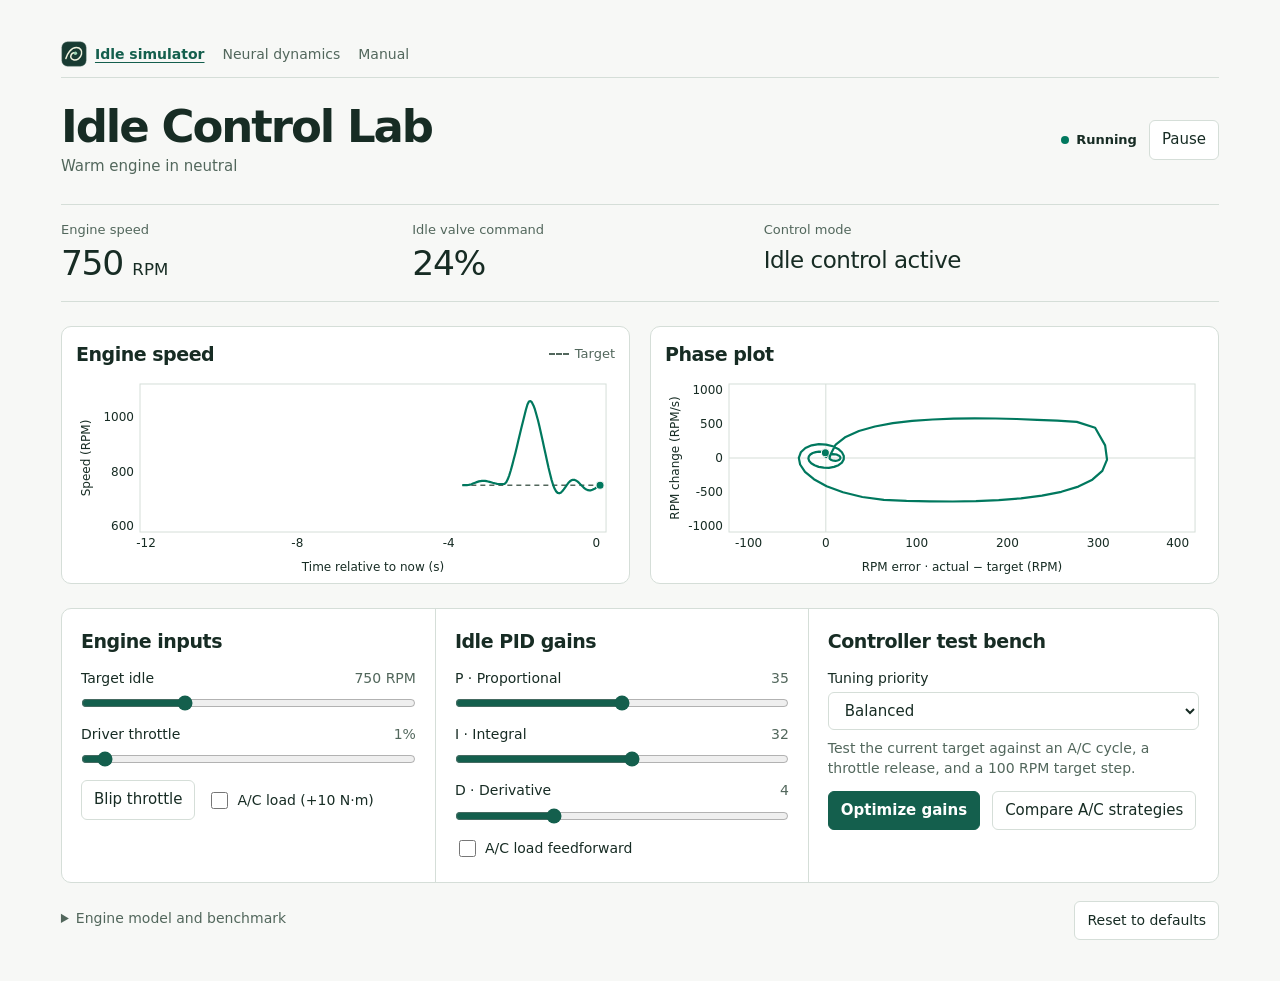
<file: index.html>
<!doctype html>
<html lang="en">
<head>
  <meta charset="utf-8">
  <meta name="viewport" content="width=device-width, initial-scale=1">
  <meta name="color-scheme" content="light dark">
  <title>Idle Control Lab</title>
  <link rel="icon" type="image/svg+xml" sizes="any" href="icons/idle-control.svg">
  <link rel="apple-touch-icon" sizes="180x180" href="icons/apple-touch-icon.png">
  <link rel="stylesheet" href="lab.css"><link rel="stylesheet" href="neural.css">
  <script defer src="model.js"></script>
  <script defer src="optimizer.js"></script>
  <script defer src="app.js"></script>
</head>
<body>
<main id="live-idle-control">
  <nav aria-label="Lab pages"><a class="lab-home" href="index.html" aria-current="page"><img src="icons/idle-control.svg" alt="" width="26" height="26">Idle simulator</a><a href="neural.html">Neural dynamics</a><a href="manual.html">Manual</a></nav>
  <header><div><h1>Idle Control Lab</h1><p>Warm engine in neutral</p></div>
    <div class="actions"><span data-status role="status"></span><button type="button" data-run>Pause</button></div>
  </header>

  <div class="instruments">
    <div><span>Engine speed</span><strong><b data-rpm>750</b> <small>RPM</small></strong></div>
    <div><span>Idle valve command</span><strong data-valve>32%</strong></div>
    <div><span>Control mode</span><strong class="mode" data-mode>Idle control active</strong></div>
  </div>

  <div class="plots">
    <section><div class="plot-head"><h2>Engine speed</h2><span class="legend">Target</span></div>
      <svg data-chart="speed" role="img" aria-label="Engine speed and dashed target over the last twelve simulated seconds"></svg></section>
    <section><div class="plot-head"><h2>Phase plot</h2></div>
      <svg data-chart="phase" role="img" aria-label="Actual RPM minus target against the rate of RPM change"></svg></section>
  </div>

  <div class="workbench">
    <section><h2>Engine inputs</h2>
      <label><span>Target idle <output data-value="target"></output></span><input type="range" data-key="target" min="600" max="1100" step="10" value="750"></label>
      <label><span>Driver throttle <output data-value="throttle"></output></span><input type="range" data-key="throttle" min="0" max="20" step="0.5" value="1"></label>
      <div class="actions"><button type="button" data-blip>Blip throttle</button><label class="check"><input type="checkbox" data-ac>A/C load (+10 N·m)</label></div>
    </section>
    <section><h2>Idle PID gains</h2>
      <label><span>P · Proportional <output data-value="p"></output></span><input type="range" data-key="p" min="0" max="70" step="1" value="35"></label>
      <label><span>I · Integral <output data-value="i"></output></span><input type="range" data-key="i" min="0" max="60" step="1" value="32"></label>
      <label><span>D · Derivative <output data-value="d"></output></span><input type="range" data-key="d" min="0" max="14" step="0.5" value="4"></label>
      <label class="check"><input type="checkbox" id="feedforward">A/C load feedforward</label>
    </section>
      <section><h2>Controller test bench</h2>
      <label for="priority">Tuning priority</label>
      <select id="priority"><option value="balanced">Balanced</option><option value="speed">Tighter RPM control</option><option value="smooth">Less valve movement</option></select>
      <p>Test the current target against an A/C cycle, a throttle release, and a 100 RPM target step.</p>
      <div class="actions"><button class="primary" type="button" id="optimize">Optimize gains</button><button type="button" id="cancel" hidden>Cancel</button><button type="button" id="strategy">Compare A/C strategies</button></div>
      <p id="opt-status" role="status" aria-live="polite"></p>
    </section>
  </div>

  <section id="results" hidden aria-labelledby="comparison-title">
    <div class="result-head"><div><h2 id="comparison-title" tabindex="-1">Controller comparison</h2><p id="result-summary"></p></div>
      <button class="primary" type="button" id="apply">Apply proposed gains</button></div>
    <div class="table-scroll"><table>
      <thead><tr><th scope="col">Benchmark</th><th scope="col">Starting tune</th><th scope="col">Proposed tune</th></tr></thead>
      <tbody id="comparison"></tbody>
    </table></div>
    <div class="replay">
      <div class="replay-controls"><label>Test event <select id="event"><option value="0">A/C on and off</option><option value="1">Throttle release</option><option value="2">Target step</option></select></label>
        <label>Signal <select id="signal"><option value="rpm">Engine speed</option><option value="valve">Idle valve command</option><option value="phase">RPM phase trajectory</option></select></label>
        <div class="keys"><span class="before">Starting tune</span><span class="after">Proposed tune</span></div></div>
      <svg id="replay-plot" role="img" aria-label="Benchmark traces comparing starting and proposed gains"></svg>
    </div>
    <details><summary>Results by event</summary><div class="table-scroll"><table>
      <thead><tr><th scope="col">Event</th><th scope="col">Starting mean error</th><th scope="col">Proposed mean error</th></tr></thead>
      <tbody id="event-rows"></tbody>
    </table></div></details>
  </section>

  <footer><details><summary>Engine model and benchmark</summary>
    <p>The idle-air valve starts at 32%. The throttle blip adds 8 percentage points for 0.6 s. The idle loop holds its last valve command at 2% driver throttle and resumes at 1% or below. Opening the lab for the first time shows a single blip.</p>
    <p>For a 100 RPM shortfall, P adds percentage points of valve command and I adds percentage points per second. For a 100 RPM/s rise, D subtracts percentage points of valve command. This illustrative model includes air delay, inertia and drag. It omits spark control and individual combustion cycles.</p>
    <p>The optimizer starts each event from a warmed engine with the pedal released and A/C off. It scores mean RPM error, worst RPM error, valve movement and time at a valve limit. A stalled trial receives a penalty. The tuning priority changes the weights. Lower scores are better.</p>
    <p>Compare A/C strategies holds P, I and D fixed and switches only load feedforward. When enabled, the idle loop requests 16 extra valve percentage points while the compressor is engaged. This compensates for the modeled 10 N·m load after the airflow delay.</p>
    <p>Settings are saved in this browser when local storage is available. Reset restores 750 RPM, closed throttle and gains of 20 / 10 / 2.</p>
    </details><button type="button" data-reset>Reset to defaults</button></footer>
</main>
</body>
</html>
</file>
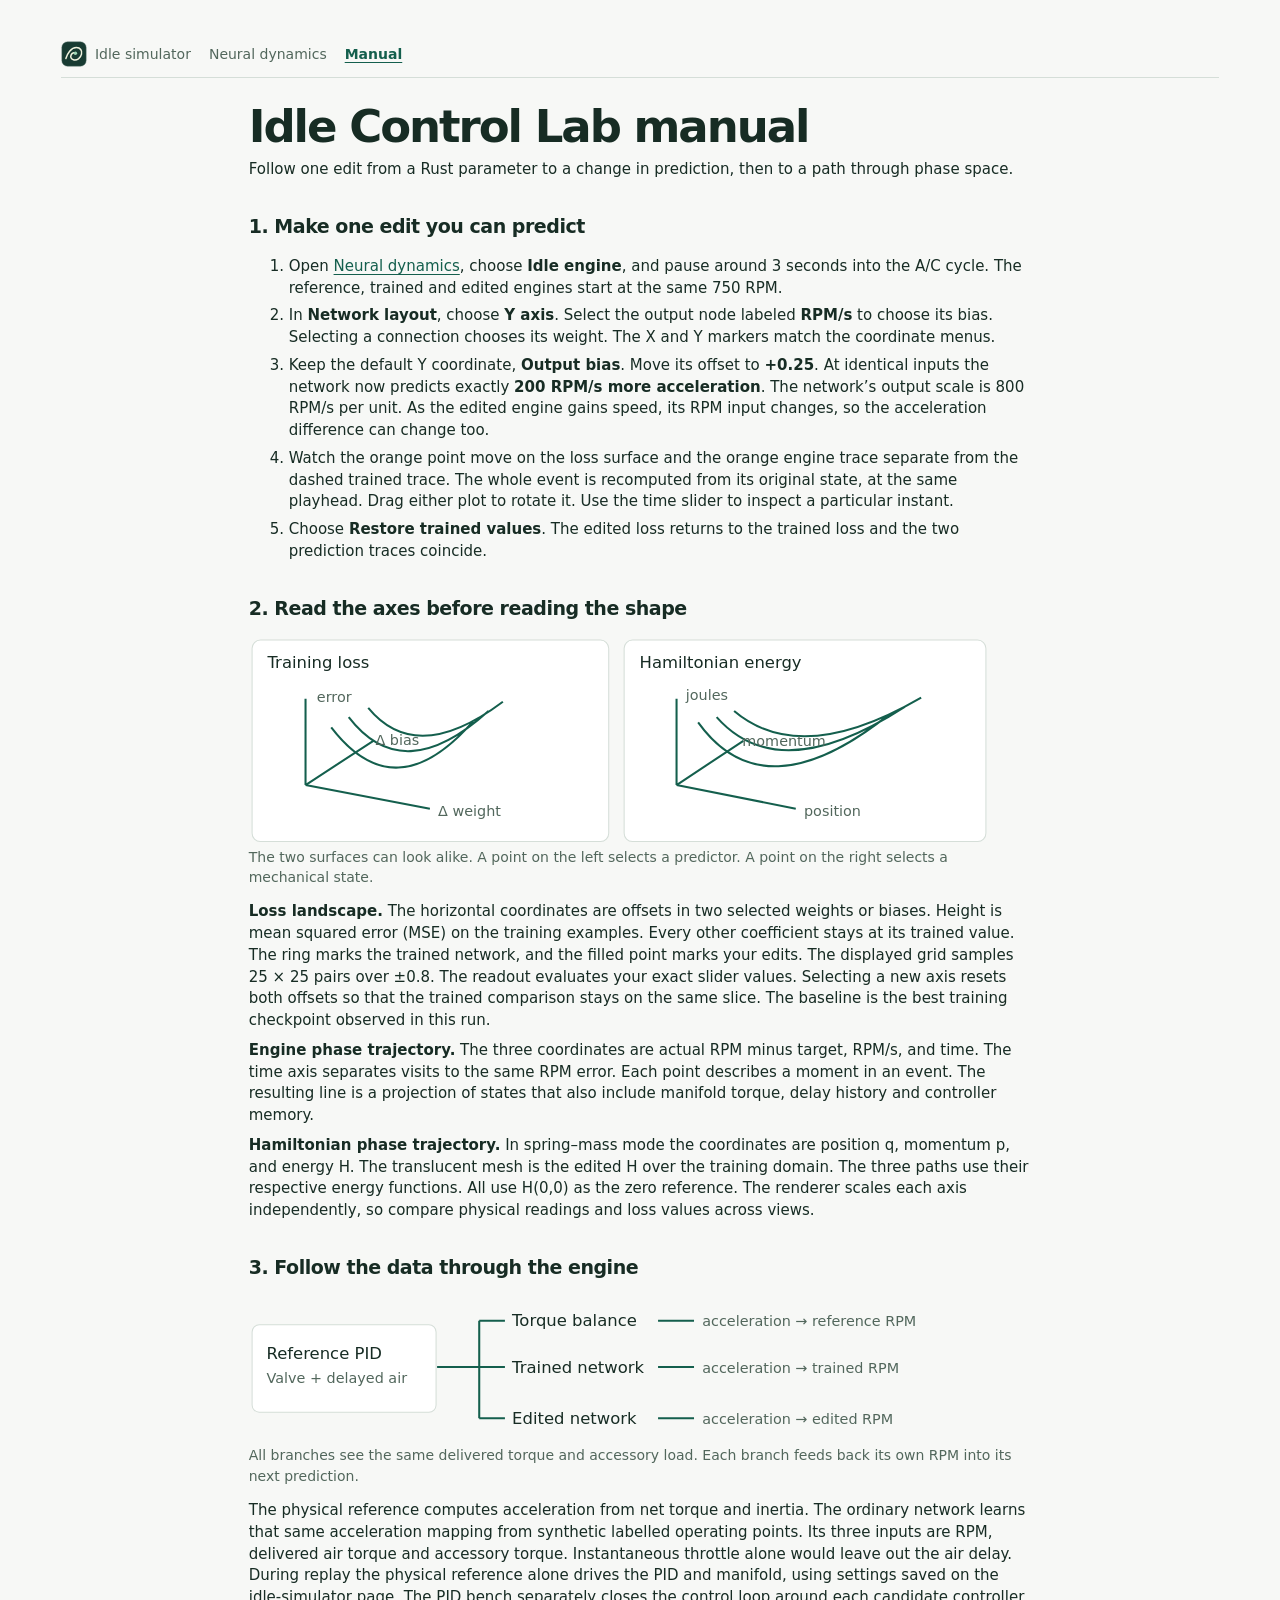
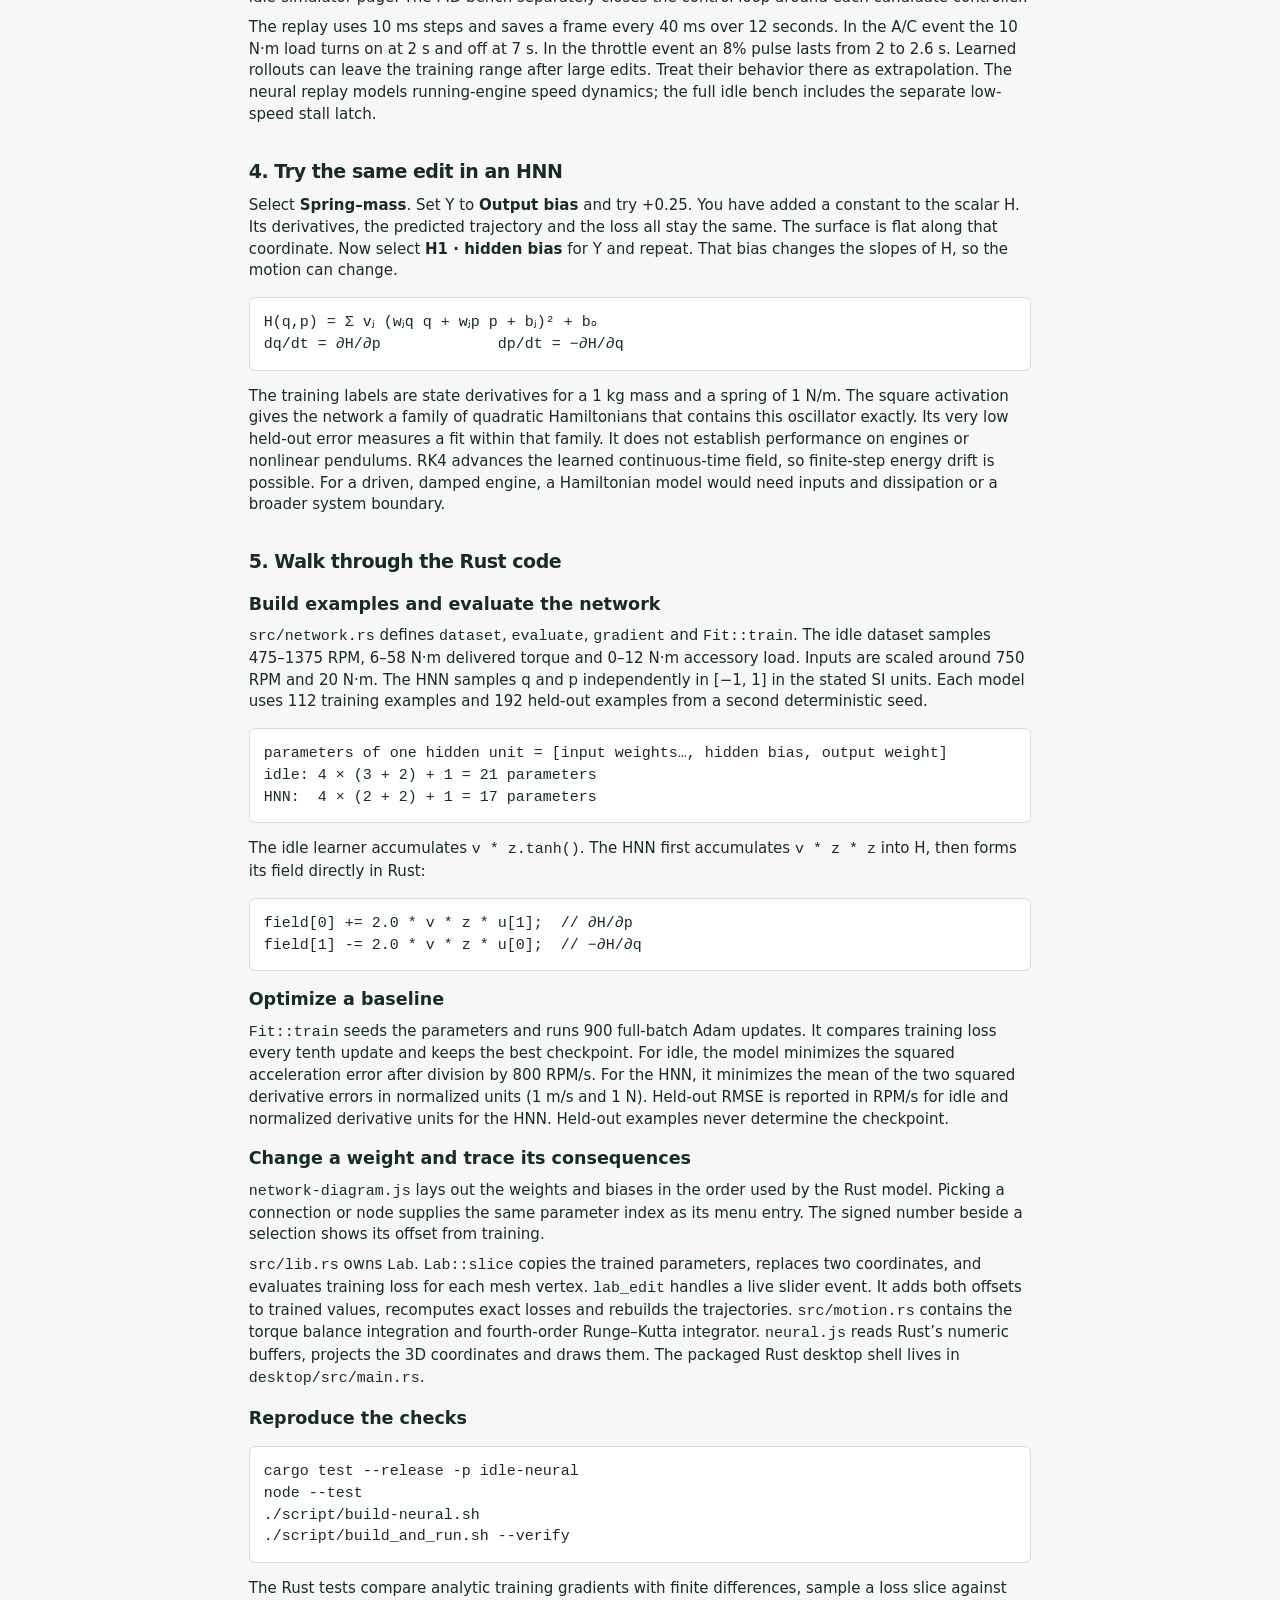
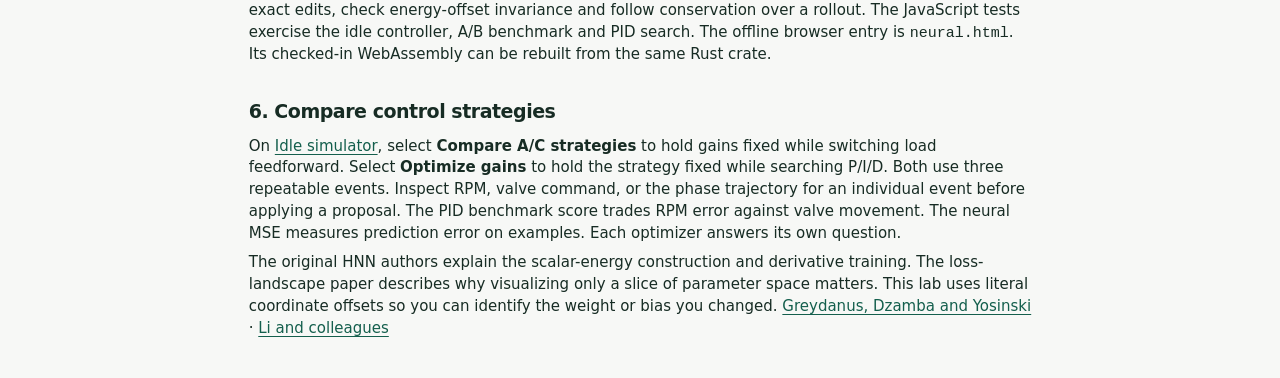
<file: manual.html>
<!doctype html>
<html lang="en"><head><meta charset="utf-8"><meta name="viewport" content="width=device-width,initial-scale=1"><title>Field manual · Idle Control Lab</title>
<link rel="icon" type="image/svg+xml" sizes="any" href="icons/idle-control.svg">
<link rel="apple-touch-icon" sizes="180x180" href="icons/apple-touch-icon.png">
<link rel="stylesheet" href="lab.css"><link rel="stylesheet" href="neural.css">
<style>
article {max-width:82ch;margin:auto}article h2 {margin:32px 0 10px}article h3 {margin:16px 0 6px}article p {margin:8px 0;color:var(--foreground)}
article li {margin-bottom:6px}pre {white-space:pre-wrap;overflow-wrap:anywhere;background:var(--panel);padding:14px;border:1px solid var(--border);border-radius:6px}
figure {margin:14px 0}figure svg {width:100%;height:auto;display:block;max-width:740px}figure svg .box {fill:var(--panel);stroke:var(--border)}figure svg text {font:16px system-ui;fill:var(--foreground)}figure svg .sub {font-size:14px;fill:var(--muted-foreground)}
figure path.flow {stroke:var(--action);stroke-width:2;fill:none}figcaption {font-size:14px;color:var(--muted-foreground)}
@media print {nav,footer{display:none}main{padding:0}article{max-width:none}h2,h3{break-after:avoid}figure,pre,table{break-inside:avoid}body{font-size:11pt}}
</style></head><body><main>
<nav aria-label="Lab pages"><a class="lab-home" href="index.html"><img src="icons/idle-control.svg" alt="" width="26" height="26">Idle simulator</a><a href="neural.html">Neural dynamics</a><a href="manual.html" aria-current="page">Manual</a></nav>
<article><h1>Idle Control Lab manual</h1><p>Follow one edit from a Rust parameter to a change in prediction, then to a path through phase space.</p>

<h2>1. Make one edit you can predict</h2>
<ol><li>Open <a href="neural.html">Neural dynamics</a>, choose <b>Idle engine</b>, and pause around 3 seconds into the A/C cycle. The reference, trained and edited engines start at the same 750 RPM.</li>
<li>In <b>Network layout</b>, choose <b>Y axis</b>. Select the output node labeled <b>RPM/s</b> to choose its bias. Selecting a connection chooses its weight. The X and Y markers match the coordinate menus.</li>
<li>Keep the default Y coordinate, <b>Output bias</b>. Move its offset to <b>+0.25</b>. At identical inputs the network now predicts exactly <b>200 RPM/s more acceleration</b>. The network’s output scale is 800 RPM/s per unit. As the edited engine gains speed, its RPM input changes, so the acceleration difference can change too.</li>
<li>Watch the orange point move on the loss surface and the orange engine trace separate from the dashed trained trace. The whole event is recomputed from its original state, at the same playhead. Drag either plot to rotate it. Use the time slider to inspect a particular instant.</li>
<li>Choose <b>Restore trained values</b>. The edited loss returns to the trained loss and the two prediction traces coincide.</li></ol>

<h2>2. Read the axes before reading the shape</h2>
<figure><svg viewBox="0 0 720 205" role="img" aria-label="The left plot varies model parameters and measures prediction loss. The right plot varies state and measures energy.">
<rect class="box" x="3" y="4" width="347" height="196" rx="8"/><rect class="box" x="365" y="4" width="352" height="196" rx="8"/>
<text x="18" y="31">Training loss</text><text x="380" y="31">Hamiltonian energy</text>
<g class="flow"><path class="flow" d="M55 145V61 M55 145L176 168 M55 145L121 102 M80 89 Q142 170 218 83 M97 79 Q150 148 233 73 M116 70 Q163 127 247 64"/>
<path class="flow" d="M416 145V61 M416 145L532 168 M416 145L481 102 M437 84 Q501 173 622 77 M455 79 Q516 148 638 69 M472 73 Q537 128 654 60"/></g>
<text class="sub" x="66" y="64">error</text><text class="sub" x="184" y="175">Δ weight</text><text class="sub" x="123" y="106">Δ bias</text>
<text class="sub" x="425" y="62">joules</text><text class="sub" x="540" y="175">position</text><text class="sub" x="480" y="107">momentum</text></svg>
<figcaption>The two surfaces can look alike. A point on the left selects a predictor. A point on the right selects a mechanical state.</figcaption></figure>
<p><b>Loss landscape.</b> The horizontal coordinates are offsets in two selected weights or biases. Height is mean squared error (MSE) on the training examples. Every other coefficient stays at its trained value. The ring marks the trained network, and the filled point marks your edits. The displayed grid samples 25 × 25 pairs over ±0.8. The readout evaluates your exact slider values. Selecting a new axis resets both offsets so that the trained comparison stays on the same slice. The baseline is the best training checkpoint observed in this run.</p>
<p><b>Engine phase trajectory.</b> The three coordinates are actual RPM minus target, RPM/s, and time. The time axis separates visits to the same RPM error. Each point describes a moment in an event. The resulting line is a projection of states that also include manifold torque, delay history and controller memory.</p>
<p><b>Hamiltonian phase trajectory.</b> In spring–mass mode the coordinates are position q, momentum p, and energy H. The translucent mesh is the edited H over the training domain. The three paths use their respective energy functions. All use H(0,0) as the zero reference. The renderer scales each axis independently, so compare physical readings and loss values across views.</p>

<h2>3. Follow the data through the engine</h2>
<figure><svg viewBox="0 0 720 146" role="img" aria-label="The reference controller and air delay supply the same torque and load to three branches: physical reference, trained network, edited network. Each computes its own acceleration and integrates RPM.">
<rect class="box" x="3" y="29" width="179" height="85" rx="7"/><text x="17" y="62">Reference PID</text><text class="sub" x="17" y="86">Valve + delayed air</text>
<path class="flow" d="M183 70H224 M224 25V120 M224 25H249 M224 70H249 M224 120H249"/>
<text x="256" y="30">Torque balance</text><text x="256" y="76">Trained network</text><text x="256" y="126">Edited network</text>
<path class="flow" d="M398 25H433 M398 70H433 M398 120H433"/><text class="sub" x="441" y="30">acceleration → reference RPM</text><text class="sub" x="441" y="76">acceleration → trained RPM</text><text class="sub" x="441" y="126">acceleration → edited RPM</text></svg>
<figcaption>All branches see the same delivered torque and accessory load. Each branch feeds back its own RPM into its next prediction.</figcaption></figure>
<p>The physical reference computes acceleration from net torque and inertia. The ordinary network learns that same acceleration mapping from synthetic labelled operating points. Its three inputs are RPM, delivered air torque and accessory torque. Instantaneous throttle alone would leave out the air delay. During replay the physical reference alone drives the PID and manifold, using settings saved on the idle-simulator page. The PID bench separately closes the control loop around each candidate controller.</p>
<p>The replay uses 10 ms steps and saves a frame every 40 ms over 12 seconds. In the A/C event the 10 N·m load turns on at 2 s and off at 7 s. In the throttle event an 8% pulse lasts from 2 to 2.6 s. Learned rollouts can leave the training range after large edits. Treat their behavior there as extrapolation. The neural replay models running-engine speed dynamics; the full idle bench includes the separate low-speed stall latch.</p>

<h2>4. Try the same edit in an HNN</h2>
<p>Select <b>Spring–mass</b>. Set Y to <b>Output bias</b> and try +0.25. You have added a constant to the scalar H. Its derivatives, the predicted trajectory and the loss all stay the same. The surface is flat along that coordinate. Now select <b>H1 · hidden bias</b> for Y and repeat. That bias changes the slopes of H, so the motion can change.</p>
<pre>H(q,p) = Σ vⱼ (wⱼq q + wⱼp p + bⱼ)² + bₒ
dq/dt = ∂H/∂p             dp/dt = −∂H/∂q</pre>
<p>The training labels are state derivatives for a 1 kg mass and a spring of 1 N/m. The square activation gives the network a family of quadratic Hamiltonians that contains this oscillator exactly. Its very low held-out error measures a fit within that family. It does not establish performance on engines or nonlinear pendulums. RK4 advances the learned continuous-time field, so finite-step energy drift is possible. For a driven, damped engine, a Hamiltonian model would need inputs and dissipation or a broader system boundary.</p>

<h2>5. Walk through the Rust code</h2>
<h3>Build examples and evaluate the network</h3>
<p><code>src/network.rs</code> defines <code>dataset</code>, <code>evaluate</code>, <code>gradient</code> and <code>Fit::train</code>. The idle dataset samples 475–1375 RPM, 6–58 N·m delivered torque and 0–12 N·m accessory load. Inputs are scaled around 750 RPM and 20 N·m. The HNN samples q and p independently in [−1, 1] in the stated SI units. Each model uses 112 training examples and 192 held-out examples from a second deterministic seed.</p>
<pre>parameters of one hidden unit = [input weights…, hidden bias, output weight]
idle: 4 × (3 + 2) + 1 = 21 parameters
HNN:  4 × (2 + 2) + 1 = 17 parameters</pre>
<p>The idle learner accumulates <code>v * z.tanh()</code>. The HNN first accumulates <code>v * z * z</code> into H, then forms its field directly in Rust:</p>
<pre>field[0] += 2.0 * v * z * u[1];  // ∂H/∂p
field[1] -= 2.0 * v * z * u[0];  // −∂H/∂q</pre>
<h3>Optimize a baseline</h3>
<p><code>Fit::train</code> seeds the parameters and runs 900 full-batch Adam updates. It compares training loss every tenth update and keeps the best checkpoint. For idle, the model minimizes the squared acceleration error after division by 800 RPM/s. For the HNN, it minimizes the mean of the two squared derivative errors in normalized units (1 m/s and 1 N). Held-out RMSE is reported in RPM/s for idle and normalized derivative units for the HNN. Held-out examples never determine the checkpoint.</p>
<h3>Change a weight and trace its consequences</h3>
<p><code>network-diagram.js</code> lays out the weights and biases in the order used by the Rust model. Picking a connection or node supplies the same parameter index as its menu entry. The signed number beside a selection shows its offset from training.</p>
<p><code>src/lib.rs</code> owns <code>Lab</code>. <code>Lab::slice</code> copies the trained parameters, replaces two coordinates, and evaluates training loss for each mesh vertex. <code>lab_edit</code> handles a live slider event. It adds both offsets to trained values, recomputes exact losses and rebuilds the trajectories. <code>src/motion.rs</code> contains the torque balance integration and fourth-order Runge–Kutta integrator. <code>neural.js</code> reads Rust’s numeric buffers, projects the 3D coordinates and draws them. The packaged Rust desktop shell lives in <code>desktop/src/main.rs</code>.</p>
<h3>Reproduce the checks</h3>
<pre>cargo test --release -p idle-neural
node --test
./script/build-neural.sh
./script/build_and_run.sh --verify</pre>
<p>The Rust tests compare analytic training gradients with finite differences, sample a loss slice against exact edits, check energy-offset invariance and follow conservation over a rollout. The JavaScript tests exercise the idle controller, A/B benchmark and PID search. The offline browser entry is <code>neural.html</code>. Its checked-in WebAssembly can be rebuilt from the same Rust crate.</p>

<h2>6. Compare control strategies</h2>
<p>On <a href="index.html">Idle simulator</a>, select <b>Compare A/C strategies</b> to hold gains fixed while switching load feedforward. Select <b>Optimize gains</b> to hold the strategy fixed while searching P/I/D. Both use three repeatable events. Inspect RPM, valve command, or the phase trajectory for an individual event before applying a proposal. The PID benchmark score trades RPM error against valve movement. The neural MSE measures prediction error on examples. Each optimizer answers its own question.</p>
<p>The original HNN authors explain the scalar-energy construction and derivative training. The loss-landscape paper describes why visualizing only a slice of parameter space matters. This lab uses literal coordinate offsets so you can identify the weight or bias you changed. <a href="https://greydanus.github.io/2019/05/15/hamiltonian-nns/">Greydanus, Dzamba and Yosinski</a> · <a href="https://proceedings.neurips.cc/paper_files/paper/2018/hash/a41b3bb3e6b050b6c9067c67f663b915-Abstract.html">Li and colleagues</a></p>
</article></main></body></html>
</file>
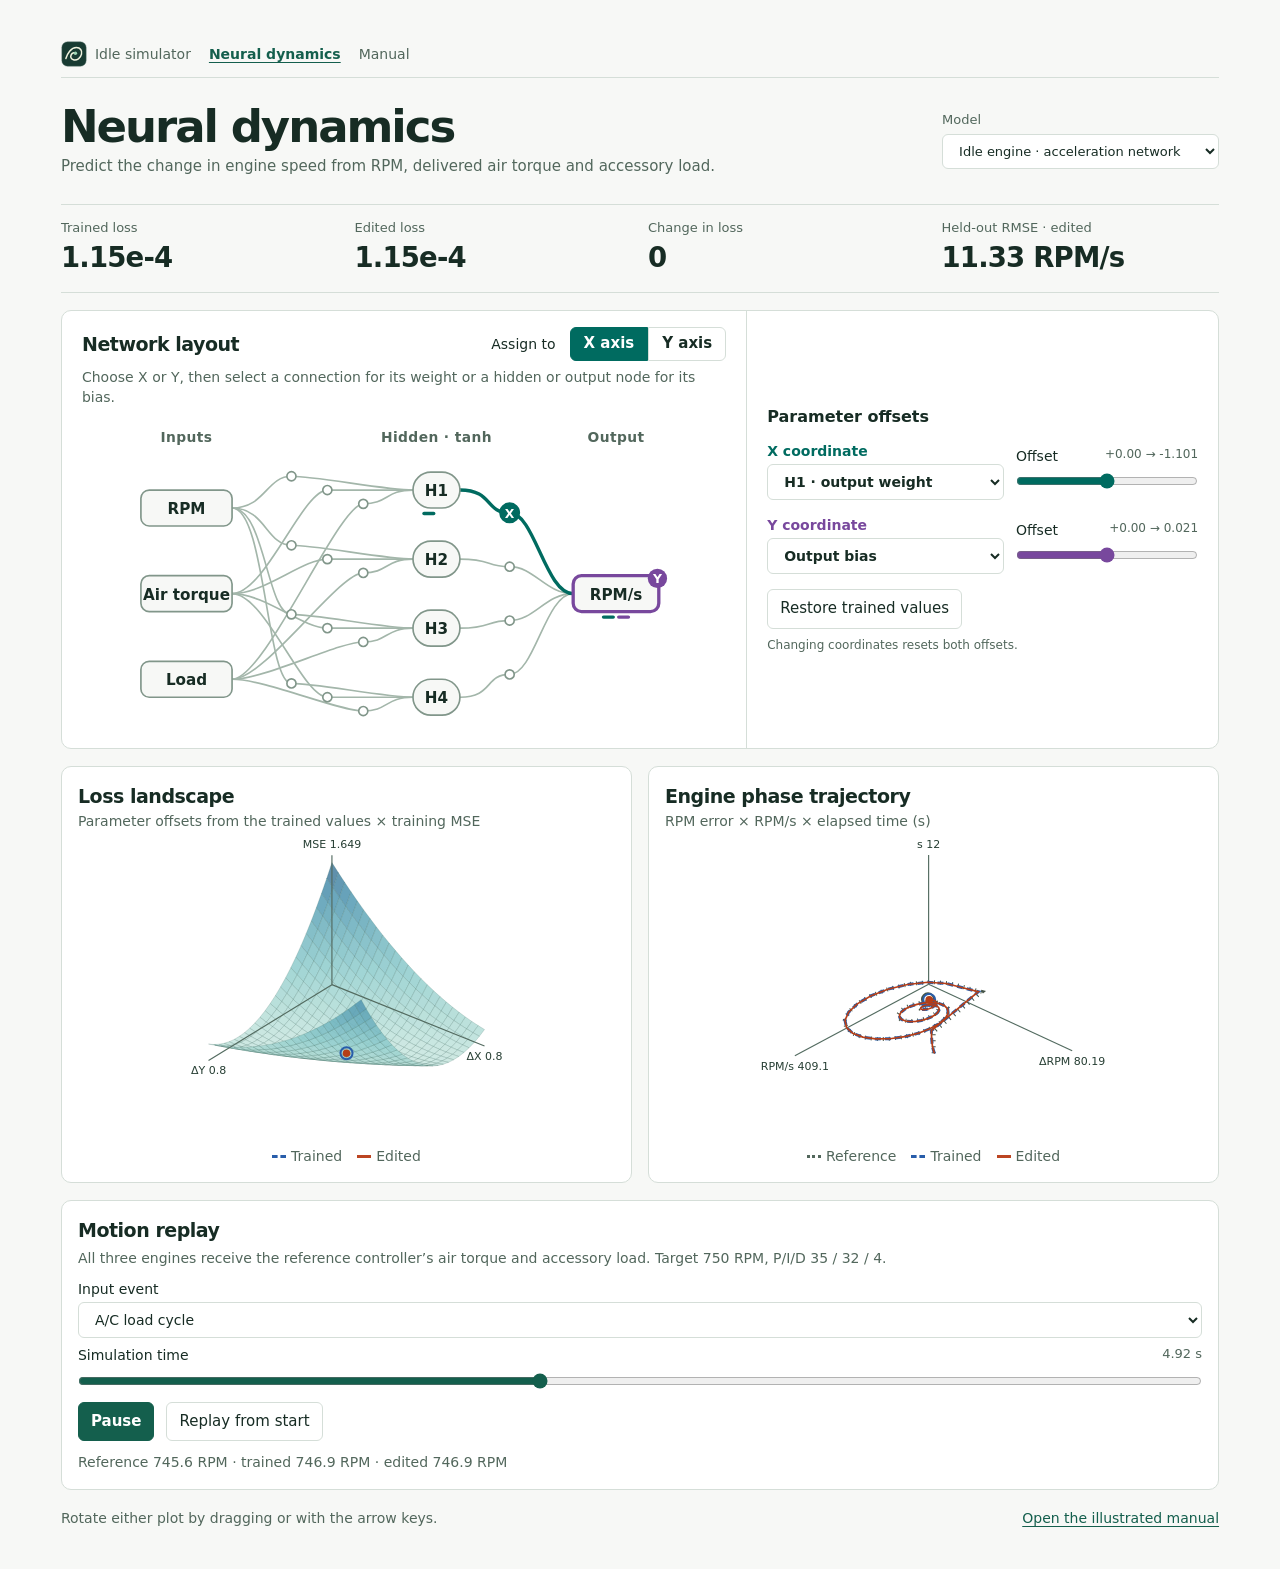
<file: neural.html>
<!doctype html>
<html lang="en"><head><meta charset="utf-8"><meta name="viewport" content="width=device-width, initial-scale=1"><title>Neural Dynamics · Idle Control Lab</title>
<link rel="icon" type="image/svg+xml" sizes="any" href="icons/idle-control.svg">
<link rel="apple-touch-icon" sizes="180x180" href="icons/apple-touch-icon.png">
<link rel="stylesheet" href="lab.css"><link rel="stylesheet" href="neural.css"><script defer src="neural-wasm.js"></script><script defer src="network-diagram.js"></script><script defer src="neural.js"></script></head>
<body><main id="neural-lab">
<nav aria-label="Lab pages"><a class="lab-home" href="index.html"><img src="icons/idle-control.svg" alt="" width="26" height="26">Idle simulator</a><a href="neural.html" aria-current="page">Neural dynamics</a><a href="manual.html">Manual</a></nav>
<header><div><h1>Neural dynamics</h1><p id="model-description">Fitting a network to the simulated engine…</p></div>
<label class="model-choice">Model<select id="kind"><option value="0">Idle engine · acceleration network</option><option value="1">Spring–mass · Hamiltonian network</option></select></label></header>
<p role="status" id="load-status">Starting the Rust model…</p>
<div id="ready" hidden>
<div class="metrics"><div><span>Trained loss</span><strong id="base-loss"></strong></div><div><span>Edited loss</span><strong id="edit-loss"></strong></div><div><span>Change in loss</span><strong id="delta-loss"></strong></div><div><span>Held-out RMSE · edited</span><strong id="holdout"></strong></div></div>
<section class="network-panel" aria-labelledby="network-heading">
<div class="network-map">
<div class="network-heading"><h2 id="network-heading">Network layout</h2>
<fieldset class="axis-picker"><legend>Assign to</legend>
<label><input type="radio" name="diagram-axis" value="x" checked><span>X axis</span></label>
<label><input type="radio" name="diagram-axis" value="y"><span>Y axis</span></label></fieldset></div>
<p>Choose X or Y, then select a connection for its weight or a hidden or output node for its bias.</p>
<svg id="network-diagram" viewBox="0 0 391 225" role="group" aria-label="Selectable neural network weights and biases"></svg>
</div>
<div class="network-editor">
<h3>Parameter offsets</h3>
<div class="parameter"><label class="x-label">X coordinate<select id="axis-x"></select></label><label>Offset <output id="out-x"></output><input id="dx" aria-label="X coordinate offset" type="range" min="-0.8" max="0.8" step="0.01" value="0"></label></div>
<div class="parameter"><label class="y-label">Y coordinate<select id="axis-y"></select></label><label>Offset <output id="out-y"></output><input id="dy" aria-label="Y coordinate offset" type="range" min="-0.8" max="0.8" step="0.01" value="0"></label></div>
<button id="restore">Restore trained values</button>
<p class="slice-note">Changing coordinates resets both offsets.</p>
</div></section>
<div class="neural-plots">
<section class="graph"><h2>Loss landscape</h2><p>Parameter offsets from the trained values × training MSE</p>
<canvas id="land" tabindex="0" aria-label="Rotatable two-parameter training loss surface. Drag or use arrow keys to rotate."></canvas>
<div class="key"><span class="base-key">Trained</span><span class="edit-key">Edited</span></div></section>
<section class="graph"><h2 id="phase-title">Engine phase trajectory</h2><p id="phase-desc"></p>
<canvas id="motion" tabindex="0" aria-label="Rotatable 3D motion plot. Drag or use arrow keys to rotate."></canvas>
<div class="key"><span class="ref-key">Reference</span><span class="base-key">Trained</span><span class="edit-key">Edited</span></div></section></div>
<div class="neural-controls motion-controls">
<section><h2>Motion replay</h2><p id="scenario-info"></p><label id="event-label">Input event<select id="event"><option value="0">A/C load cycle</option><option value="1">Throttle blip and release</option></select></label>
<label>Simulation time <output id="time"></output><input id="scrub" type="range" min="0" max="12" step="0.04" value="0"></label>
<div class="actions"><button id="play" class="primary">Play</button><button id="restart">Replay from start</button></div>
<p id="state-reading" class="reading"></p></section></div>
<footer><span>Rotate either plot by dragging or with the arrow keys.</span><a href="manual.html">Open the illustrated manual</a></footer></div>
</main></body></html>
</file>
<file: lab.css>
:root {
  color-scheme:light dark;
  --background:light-dark(#f7f8f6,#131916); --panel:light-dark(#ffffff,#1c2420);
  --foreground:light-dark(#172c24,#eef4f0); --muted-foreground:light-dark(#52675c,#b0bfb5);
  --border:light-dark(#d5ded8,#3a4840); --viz-series-1:light-dark(#00785e,#65dbb4);
  --action:light-dark(#145f4d,#9ce2c6); --on-action:light-dark(#fff,#123429);
  font: 15px/1.45 system-ui,-apple-system,sans-serif; background:var(--background); color:var(--foreground);
}
* {box-sizing:border-box}
body {margin:0}
main {max-width:1240px;margin:auto;padding:clamp(16px,3.2vw,44px)}
header,footer,.actions,.result-head,.plot-head {display:flex;align-items:center;gap:12px;flex-wrap:wrap}
header,footer,.result-head,.plot-head {justify-content:space-between}
header {margin-bottom:26px}
h1,h2,p {margin:0}
h1 {font-size:clamp(29px,4vw,45px);line-height:1.1;font-weight:640;letter-spacing:-.045em}
h2 {font-size:19px;font-weight:620;letter-spacing:-.025em}
p,footer,#opt-status {color:var(--muted-foreground)}
header p {margin-top:5px}
button,select {font:inherit;color:var(--foreground);background:var(--panel);border:1px solid var(--border);border-radius:6px;padding:8px 12px}
button,summary {cursor:pointer}
button:hover:not(:disabled),select:hover {border-color:var(--action)}
button:disabled {opacity:.6;cursor:default}
button.primary {color:var(--on-action);background:var(--action);border-color:var(--action);font-weight:560}
button:focus-visible,input:focus-visible,select:focus-visible,summary:focus-visible {outline:3px solid var(--viz-series-1);outline-offset:3px}
[hidden] {display:none!important}
[data-status] {font-weight:550;font-size:13px}
[data-status]::before {content:'';display:inline-block;width:8px;height:8px;border-radius:50%;margin-right:7px;background:var(--viz-series-1)}
[data-status][data-running=false]::before {background:var(--muted-foreground)}
.instruments {display:grid;grid-template-columns:1fr 1fr 1.35fr;border-block:1px solid var(--border);padding:16px 0;gap:14px}
.instruments div {display:grid;align-content:start;gap:3px}
.instruments span,.legend {color:var(--muted-foreground);font-size:13px}
.instruments strong {font-size:clamp(24px,2.7vw,36px);line-height:1.2;letter-spacing:-.04em;font-weight:540;font-variant-numeric:tabular-nums}
.instruments b {font-weight:inherit}
.instruments small {font-weight:400;font-size:.48em;letter-spacing:0}
.instruments .mode {font-size:clamp(16px,1.8vw,23px);letter-spacing:-.02em;margin-top:4px}
.plots,.workbench {display:grid;gap:20px;margin-top:24px}
.plots {grid-template-columns:repeat(2,minmax(0,1fr))}
.plots section,.workbench,#results {background:var(--panel);border:1px solid var(--border);border-radius:10px}
.plots section {padding:14px 14px 4px}
.legend::before {display:inline-block;vertical-align:middle;margin-right:6px;content:'';width:20px;border-top:2px dashed var(--muted-foreground)}
svg {display:block;width:100%;height:211px}
svg text {fill:var(--foreground);font-size:12px}
.workbench {grid-template-columns:1fr 1fr 1.1fr;gap:0}
.workbench section {padding:19px;min-width:0}
.workbench section+section {border-left:1px solid var(--border)}
.workbench h2 {margin-bottom:12px}
.workbench label:not(.check) {display:block;font-size:14px;font-weight:500}
.workbench label>span {display:flex;justify-content:space-between;gap:4px}
input[type=range] {display:block;width:100%;margin:4px 0 10px;accent-color:var(--action);height:22px;cursor:pointer}
output {font-variant-numeric:tabular-nums;color:var(--muted-foreground);font-weight:500}
.check {display:inline-flex;align-items:center;gap:6px;font-size:14px;cursor:pointer}
.check input {width:17px;height:17px;accent-color:var(--action)}
select {margin:4px 0 8px;width:100%}
.workbench p {margin:0 0 12px;font-size:14px}
#opt-status:empty {display:none}
#opt-status:not(:empty) {margin:10px 0 0}
#results {margin-top:20px;padding:18px}
#result-summary {margin:3px 0 0}
table {width:100%;border-collapse:collapse;margin-top:10px;font-size:14px;font-variant-numeric:tabular-nums}
td,th {padding:7px 8px;text-align:right;border-bottom:1px solid var(--border)}
tr>:first-child {text-align:left}
tbody th {font-weight:450}
thead th {font-weight:590}
.table-scroll {overflow-x:auto}
details {margin-top:12px}
summary {font-weight:530}
footer {margin-top:18px;align-items:flex-start}
footer details {margin:7px 0 0;max-width:min(76ch,100%)}
details p {margin-top:9px;font-size:14px}
@media(max-width:800px) {
  .workbench {grid-template-columns:repeat(2,minmax(0,1fr))}
  .workbench section:last-child {grid-column:1/-1;border-left:0;border-top:1px solid var(--border)}
}
@media(max-width:650px) {
  .plots,.workbench {grid-template-columns:minmax(0,1fr);gap:10px}
  .workbench {gap:0}
  .workbench section+section {border-left:0;border-top:1px solid var(--border)}
  .instruments {grid-template-columns:auto auto;row-gap:9px}
  .instruments div:last-child {grid-column:1/-1;display:flex;align-items:baseline;gap:10px}
  .instruments .mode {margin-top:0}
  .plots section {padding:10px 6px 3px}
  .plot-head {padding:0 6px}
  th,td {padding:6px 4px}
}
.replay {margin-top:18px}
.replay-controls,.keys {display:flex;align-items:end;gap:14px;flex-wrap:wrap}
.replay-controls label {font-size:13px;color:var(--muted-foreground)}
.replay-controls select {display:block;width:auto;max-width:100%;font-size:14px;color:var(--foreground)}
.keys {font-size:13px;margin:0 0 11px auto;color:var(--muted-foreground)}
.keys span::before {content:'';display:inline-block;width:18px;vertical-align:middle;margin-right:5px}
.keys .before::before {border-top:2px dashed var(--muted-foreground)}
.keys .after::before {border-top:2px solid var(--viz-series-1)}
@media(max-width:650px) {.keys {margin:0;align-items:start}}
</file>
<file: neural.css>
nav {display:flex;align-items:center;flex-wrap:wrap;gap:18px;margin-bottom:24px;padding-bottom:10px;border-bottom:1px solid var(--border)}
a {color:var(--action);text-underline-offset:3px}
nav a {font-size:14px;color:var(--muted-foreground);text-decoration:none}
nav .lab-home {display:inline-flex;align-items:center;gap:8px}
nav a[aria-current=page] {font-weight:650;color:var(--action);text-decoration:underline}
.model-choice {font-size:13px;color:var(--muted-foreground)}
.model-choice select {display:block;margin:4px 0 0}
.metrics,.neural-plots,.neural-controls {display:grid;gap:16px}
.metrics {grid-template-columns:repeat(4,minmax(0,1fr));border-block:1px solid var(--border);padding:14px 0}
.metrics span {display:block;color:var(--muted-foreground);font-size:13px}
.metrics strong {font-size:clamp(20px,2.15vw,30px);font-weight:560;letter-spacing:-.03em;font-variant-numeric:tabular-nums}
.neural-plots,.neural-controls {grid-template-columns:repeat(2,minmax(0,1fr));margin-top:17px}
.graph,.neural-controls section {min-width:0;background:var(--panel);border:1px solid var(--border);border-radius:10px;padding:16px}
.graph p,.neural-controls p,.neural-controls label,.key,footer {font-size:14px}
.graph canvas {width:100%;height:clamp(240px,26vw,315px);display:block;touch-action:none;cursor:grab}
.graph canvas:active {cursor:grabbing}
.graph canvas:focus-visible {outline:2px solid var(--action)}
.key {display:flex;gap:15px;flex-wrap:wrap;justify-content:center;color:var(--muted-foreground)}
.key span::before {content:'';display:inline-block;width:14px;margin-right:5px;vertical-align:middle}
.ref-key::before {border-top:3px dotted var(--muted-foreground)}
.base-key::before {border-top:3px dashed light-dark(#285daa,#85aeef)}
.edit-key::before {border-top:3px solid light-dark(#bc4522,#ff9b78)}
.neural-controls label {display:block;font-weight:520}
.neural-controls p {margin:3px 0 11px}
.parameter {display:grid;grid-template-columns:1.25fr 1fr;gap:13px;align-items:center}
.parameter select,.neural-controls select {width:100%;margin:3px 0 7px}
.parameter output,.neural-controls output {float:right;font-size:13px}
.neural-controls .reading {margin:11px 0 0;font-variant-numeric:tabular-nums}
@media(max-width:760px){.neural-plots,.neural-controls {grid-template-columns:1fr}.metrics {grid-template-columns:1fr 1fr}.model-choice {width:100%}}
@media(max-width:410px){.parameter {grid-template-columns:1fr}.parameter input {margin-bottom:6px}}

.network-panel {
  --axis-x:light-dark(#006b60,#7ee0cf);
  --axis-y:light-dark(#78489d,#d8adf4);
  display:grid;grid-template-columns:1.45fr 1fr;margin-top:17px;
  background:var(--panel);border:1px solid var(--border);border-radius:10px;
}
.network-map,.network-editor {min-width:0;padding:16px 20px}
.network-heading {display:flex;flex-wrap:wrap;gap:6px 12px;align-items:center;justify-content:space-between}
.network-editor h3 {margin:0 0 5px;font-size:16px;font-weight:620}
.network-map p,.slice-note {font-size:14px;margin-top:4px}
.network-editor {border-left:1px solid var(--border);align-self:stretch;display:grid;align-content:center;gap:8px}
.network-editor .parameter {grid-template-columns:minmax(0,1.3fr) minmax(0,1fr);gap:12px}
.network-editor label {font-size:14px}
.network-editor output {float:right;font-size:12px}
.network-editor #restore {justify-self:start}
.network-editor .slice-note {font-size:12px;margin:0}
.axis-picker {display:flex;gap:0;padding:0;margin:0 0 2px;border:0}
.axis-picker legend {float:left;margin-right:12px;align-self:center;font-size:14px;line-height:32px}
.axis-picker label {position:relative;cursor:pointer}
.axis-picker input {position:absolute;opacity:0;width:1px;height:1px}
.axis-picker span {display:block;padding:5px 13px;border:1px solid var(--border);font-weight:600}
.axis-picker label:first-of-type span {border-radius:6px 0 0 6px}
.axis-picker label:last-of-type span {border-radius:0 6px 6px 0}
.axis-picker input:checked + span {background:var(--axis-x);border-color:var(--axis-x);color:var(--panel)}
.axis-picker input[value=y]:checked + span {background:var(--axis-y);border-color:var(--axis-y)}
.axis-picker input:focus-visible + span {outline:2px solid var(--foreground);outline-offset:2px}
.x-label {color:var(--axis-x);font-weight:650}
.y-label {color:var(--axis-y);font-weight:650}
#dx {accent-color:var(--axis-x)}
#dy {accent-color:var(--axis-y)}
#network-diagram {display:block;width:100%;max-width:540px;height:auto;margin:14px auto 0;user-select:none}
#network-diagram text {text-anchor:middle;pointer-events:none}
#network-diagram .layer-label {font-size:10px;font-weight:650;fill:var(--muted-foreground);letter-spacing:.03em}
#network-diagram .node-label {font-size:11px;font-weight:610;dominant-baseline:middle}
#network-diagram [data-parameter] {cursor:pointer}
#network-diagram [data-axis=x],#network-diagram [data-coordinate=x] {--axis:var(--axis-x)}
#network-diagram [data-axis=y],#network-diagram [data-coordinate=y] {--axis:var(--axis-y)}
#network-diagram .wire-ink {fill:none;stroke:light-dark(#a3b6aa,#687d70);stroke-width:1.2;pointer-events:none}
#network-diagram [data-axis=x] .wire-ink,#network-diagram [data-axis=y] .wire-ink {stroke:var(--axis);stroke-width:2.5}
#network-diagram .wire-hit {fill:none;stroke:transparent;stroke-width:10;pointer-events:stroke}
#network-diagram .weight-hit {fill:transparent}
#network-diagram .weight-disc,#network-diagram .node-body {fill:var(--background);stroke:light-dark(#81968a,#809688);stroke-width:1.2}
#network-diagram .weight-disc {fill:var(--panel)}
#network-diagram .parameter-delta {font-size:10px;font-weight:700;fill:var(--axis);paint-order:stroke;stroke:var(--panel);stroke-width:3px;stroke-linejoin:round}
#network-diagram .bias-disc {display:none}
#network-diagram .axis-letter {font-size:9px;dominant-baseline:middle;font-weight:750;fill:var(--panel)}
#network-diagram .weight-button:is([data-axis=x],[data-axis=y]) .weight-disc {r:7px;fill:var(--axis);stroke:var(--axis)}
#network-diagram .bias-button:is([data-axis=x],[data-axis=y]) .node-body {stroke:var(--axis);stroke-width:2.4}
#network-diagram .bias-button:is([data-axis=x],[data-axis=y]) .bias-disc {display:block;fill:var(--axis)}
#network-diagram .node-end {display:none;stroke:var(--axis);stroke-width:2.5;stroke-linecap:round}
#network-diagram .node-end.connected {display:block}
#network-diagram [data-parameter]:hover .wire-ink {stroke:var(--foreground);stroke-width:2}
#network-diagram .bias-button[data-axis=""]:is(:hover,:focus-visible) .node-body,
#network-diagram .weight-button[data-axis=""]:is(:hover,:focus-visible) .weight-disc {stroke:var(--foreground);stroke-width:2.5}
#network-diagram [role=button]:focus-visible {outline:2px dotted var(--foreground);outline-offset:2px}
.motion-controls {grid-template-columns:1fr}
@media(max-width:800px) {
  .network-panel {grid-template-columns:1fr}
  .network-editor {border-left:0;border-top:1px solid var(--border)}
}
@media(max-width:450px) {
  .network-map,.network-editor {padding:14px 12px}
  #network-diagram .layer-label {font-size:12px}
  #network-diagram .node-label {font-size:13px}
  #network-diagram .weight-hit {r:14px}
  #network-diagram .parameter-delta {font-size:12px}
  .network-editor .parameter {grid-template-columns:minmax(0,1.15fr) minmax(0,1fr)}
}
</file>
